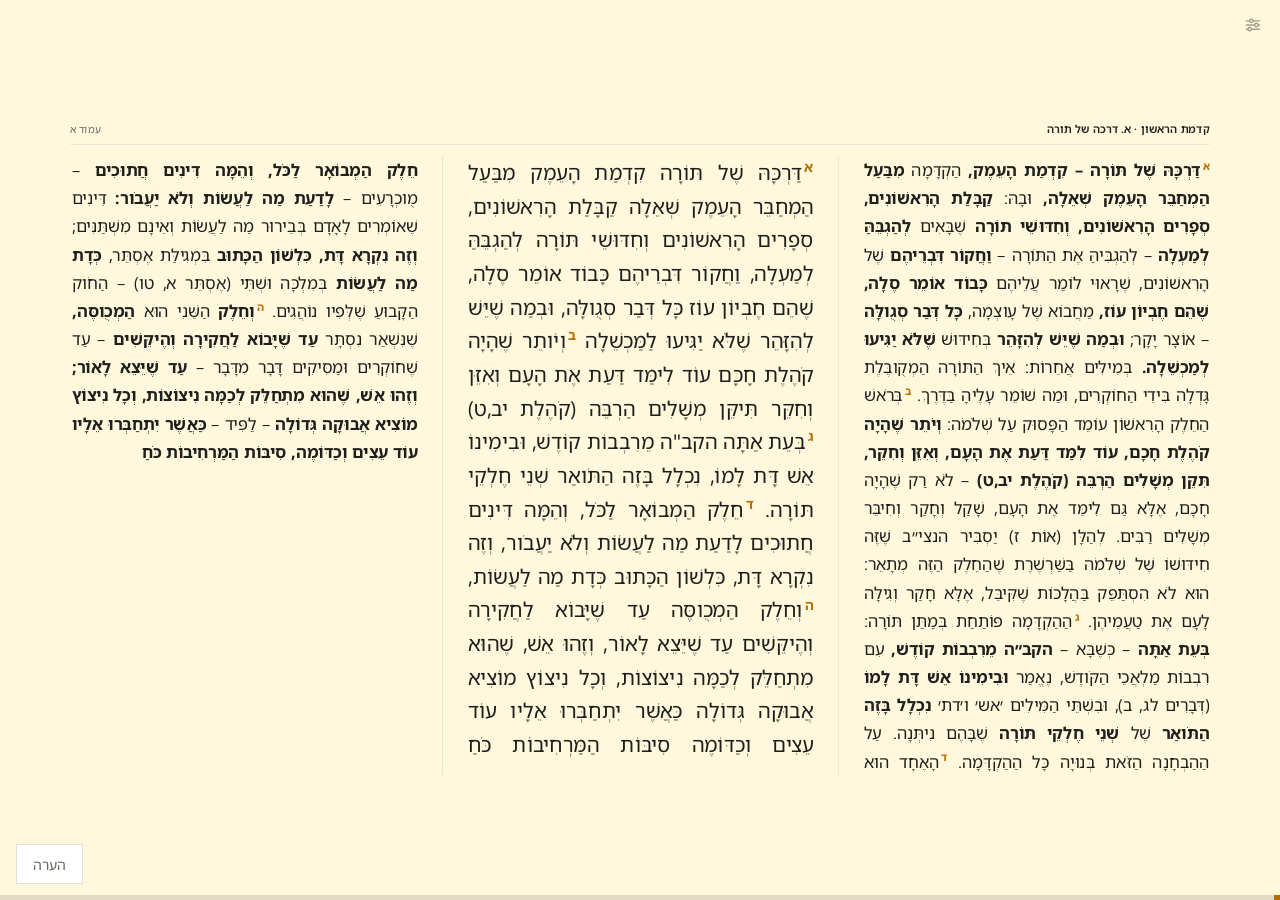
<file: index.html>
<!doctype html>
<html lang="he" dir="rtl">
  <head>
    <meta charset="UTF-8" />
    <meta name="viewport" content="width=device-width, initial-scale=1.0" />
    <link rel="icon" href="./favicon.ico" sizes="48x48" />
    <link rel="icon" href="./favicon.svg" type="image/svg+xml" />
    <link rel="apple-touch-icon" href="./apple-touch-icon.png" />
    <link rel="preconnect" href="https://fonts.googleapis.com" />
    <script>
      document.documentElement.dataset.theme = localStorage.getItem("kidmat-haemek:theme") || "light";
      document.documentElement.dataset.font = localStorage.getItem("kidmat-haemek:font") || "noto-sans";
    </script>
    <link rel="preconnect" href="https://fonts.gstatic.com" crossorigin />
    <link
      href="https://fonts.googleapis.com/css2?family=Alef:wght@400;700&family=Frank+Ruhl+Libre:wght@700;900&family=Arimo:wght@400;500;600;700&family=Assistant:wght@400;500;600&family=Heebo:wght@400;500;600&family=Noto+Sans+Hebrew:wght@400;500;600;700&family=Rubik:wght@400;500;600&family=Secular+One&family=Varela+Round&display=swap"
      rel="stylesheet"
      crossorigin="anonymous"
    />
    <title>קדמת העמק — Reader</title>
    <script type="module" crossorigin src="./assets/index-Dlp9Daqc.js"></script>
    <link rel="stylesheet" crossorigin href="./assets/index-KnkgumlS.css">
  <script src="./review-hub.js" data-review-hub="kidmat-haemek" defer></script></head>
  <body>
    <div id="root"></div>
  </body>
</html>
</file>
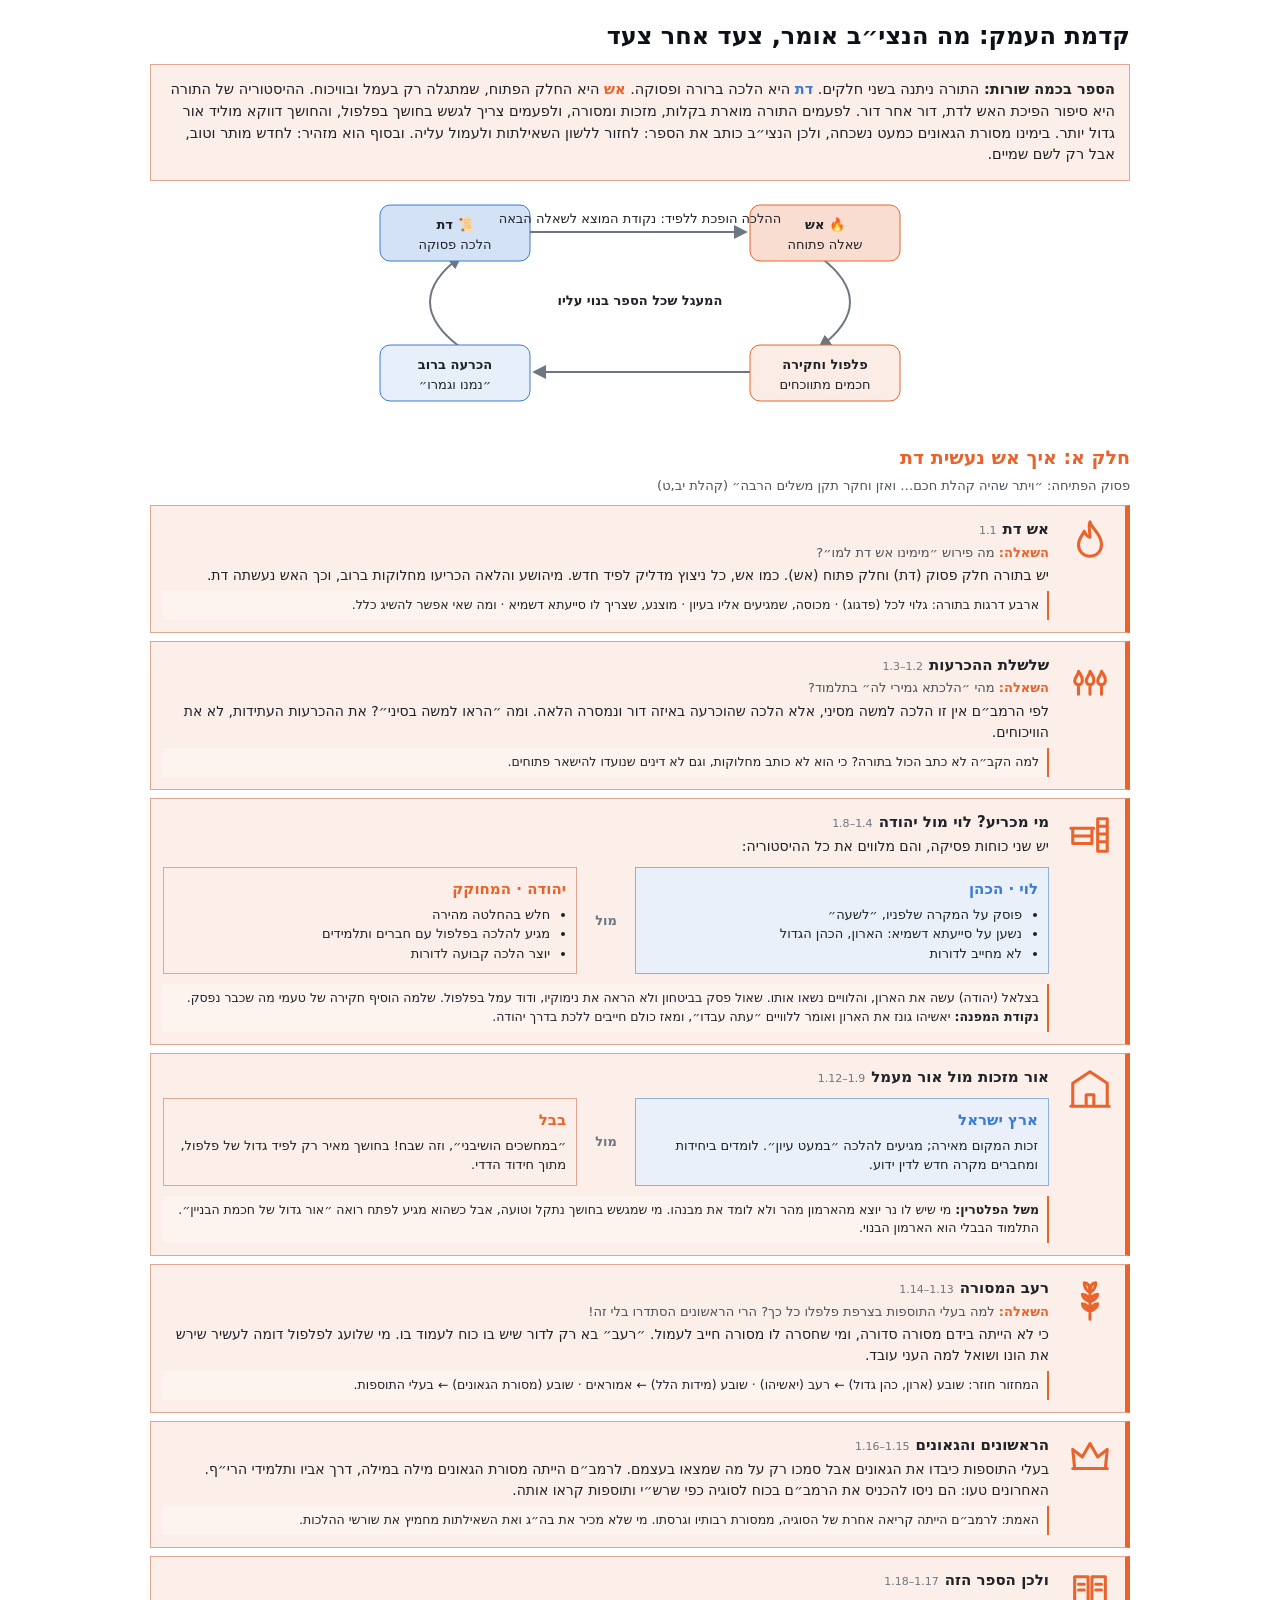
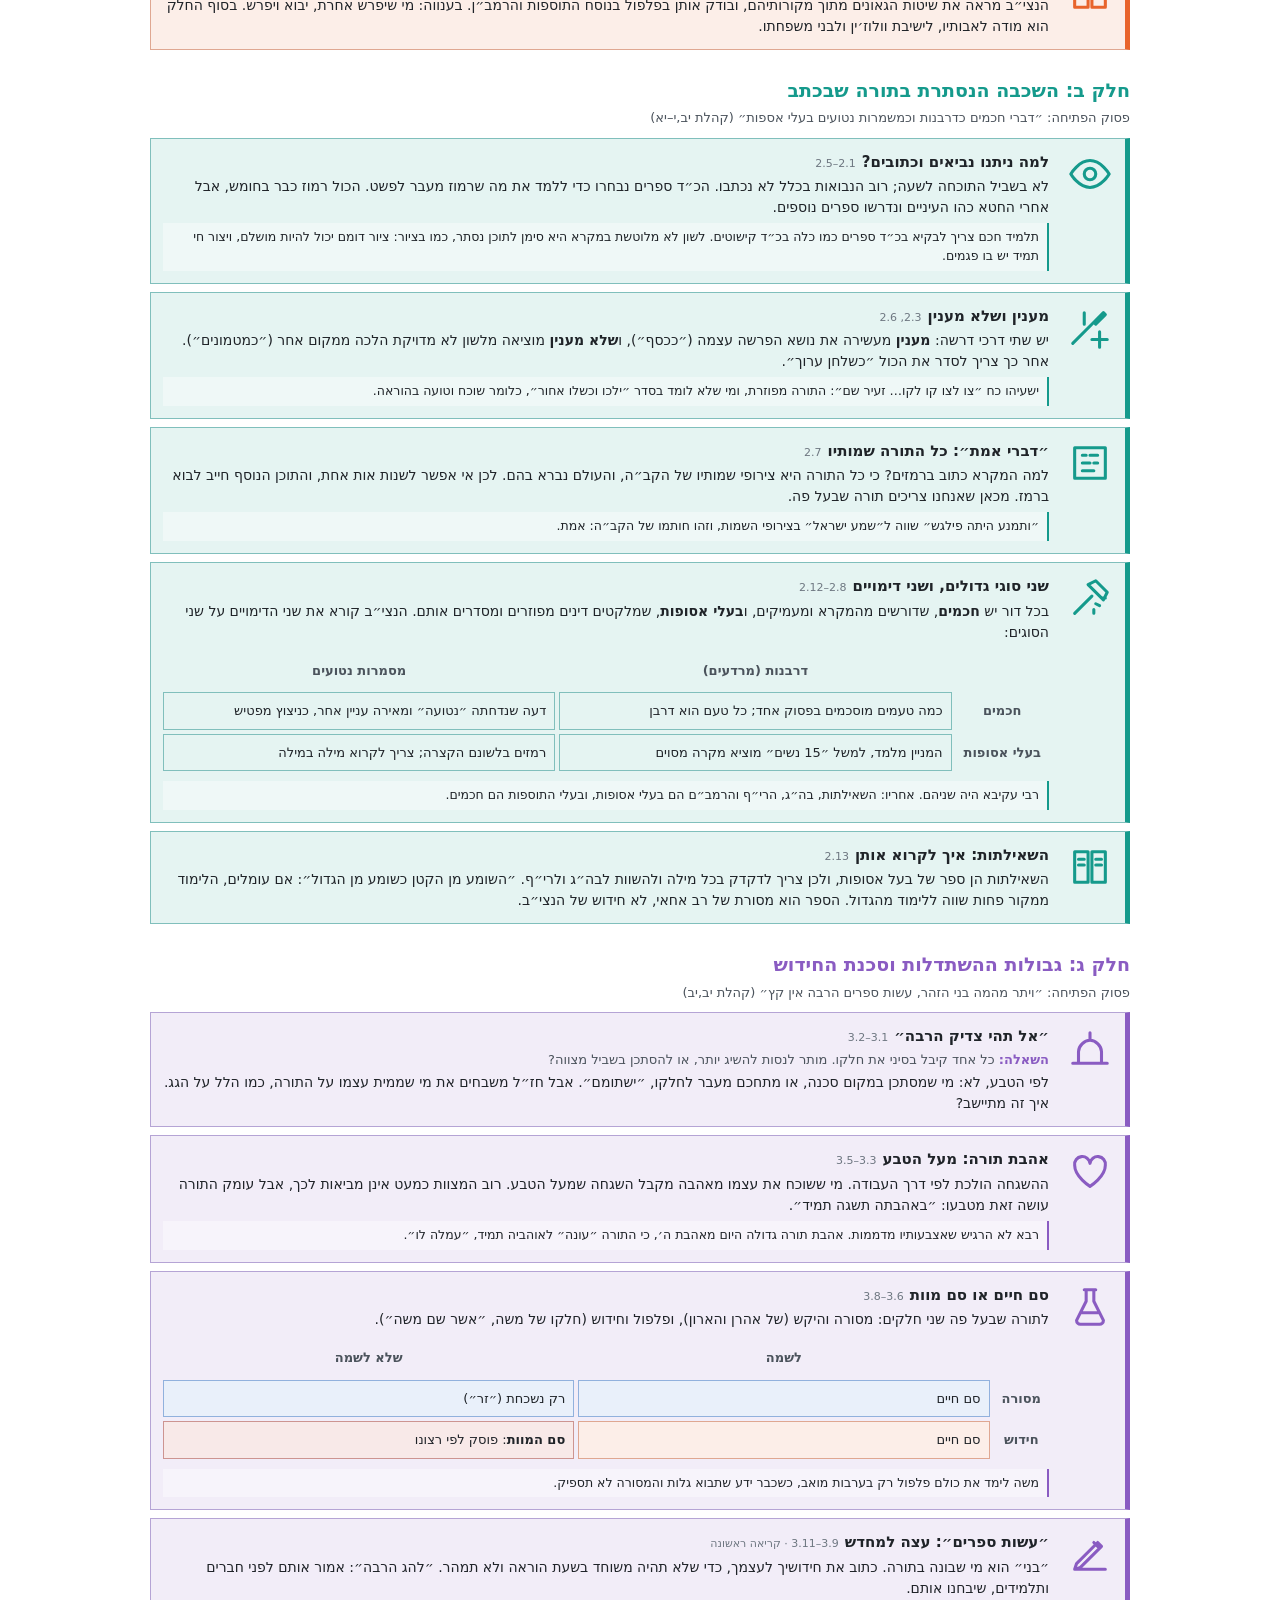
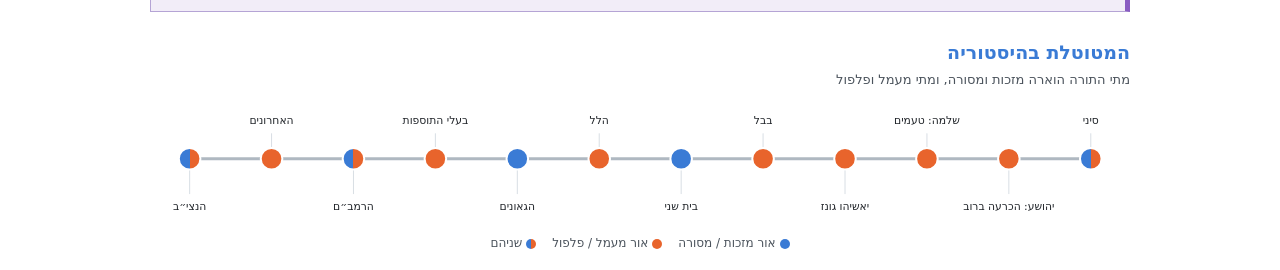
<file: infographic/index.html>
<!doctype html>
<html lang="he" dir="rtl">
<head>
<meta charset="utf-8">
<meta name="viewport" content="width=device-width,initial-scale=1">
<title>קדמת העמק – מפת הספר</title>
<style>
/* Theme variables the dashboard widget frame normally provides */
:root{--bg:#ffffff;--bg-elevated:#f6f7f9;--text:#1f2328;--text-strong:#0d1117;--muted:#6e7781;--muted-strong:#4b535c;--card:#ffffff;--card-fg:#1f2328;--border:#d8dee4;--border-strong:#afb8c1}
@media (prefers-color-scheme:dark){:root{--bg:#0f1115;--bg-elevated:#171a20;--text:#e6e8eb;--text-strong:#ffffff;--muted:#8b949e;--muted-strong:#b1bac4;--card:#161b22;--card-fg:#e6e8eb;--border:#30363d;--border-strong:#484f58}}
html,body{margin:0;background:var(--bg);color:var(--text)}
body>div{max-width:980px;margin:0 auto}
@media (max-width:640px){.vs{grid-template-columns:1fr!important}.vs .mid{text-align:center}}
</style>
</head>
<body>
<div dir="rtl" style="font-family:system-ui,-apple-system,'Segoe UI',Arial,sans-serif;background:var(--bg);color:var(--text);padding:18px;line-height:1.5;--b:#3a7bd5;--o:#e8642c;--t:#159a8c;--v:#8a5cc2">
<style>
.mix{background:color-mix(in srgb,var(--c) 11%,var(--card));color:var(--card-fg);border:1px solid color-mix(in srgb,var(--c) 45%,var(--border))}
h1{font-size:24px;margin:0;color:var(--text-strong)}
h2{font-size:19px;margin:26px 0 4px;color:var(--c)}
.motto{font-size:13px;color:var(--muted-strong);margin-bottom:10px}
.hero{--c:var(--o);padding:14px;margin:10px 0 6px;font-size:14.5px}
.st{display:grid;grid-template-columns:54px 1fr;gap:10px;padding:12px;margin:8px 0;border-inline-start:5px solid var(--c)}
.st svg.ic{width:46px;height:46px;stroke:var(--c);fill:none;stroke-width:1.6;stroke-linecap:round;stroke-linejoin:round}
.st .t{font-weight:700;font-size:15px}.st .r{font-size:11px;color:var(--muted);font-weight:400;margin-inline-start:6px}
.q{font-size:13px;color:var(--muted-strong);margin-top:2px}.q b{color:var(--c)}
.a{font-size:14px;margin-top:3px}
.ex{font-size:12.5px;margin-top:5px;padding:5px 8px;background:color-mix(in srgb,var(--c) 7%,var(--bg));color:var(--text);border-inline-start:2px solid var(--c)}
.vs{display:grid;grid-template-columns:1fr auto 1fr;gap:8px;margin:10px 0;align-items:stretch}
.vs>div{padding:10px;font-size:13px}.vs h4{margin:0 0 4px;font-size:15px;color:var(--c)}
.vs .mid{align-self:center;font-weight:700;color:var(--muted)}
.vs ul{margin:0;padding-inline-start:16px}
.grid2{display:grid;grid-template-columns:auto 1fr 1fr;gap:4px;font-size:13px;margin:10px 0}
.grid2>div{padding:8px}.grid2 .hd{font-weight:700;text-align:center;color:var(--muted-strong)}
.cyc text{font-family:inherit;font-size:13px;fill:var(--text)}
.tl text{fill:var(--text);font-size:11px;font-family:inherit}
.leg{font-size:12px;display:flex;gap:16px;justify-content:center;color:var(--muted-strong)}
.dot{display:inline-block;width:10px;height:10px;border-radius:50%;margin-inline-end:4px;vertical-align:middle}
</style>
<svg width="0" height="0" style="position:absolute"><defs>
<symbol id="fl" viewBox="0 0 24 24"><path d="M12 2c1 4 6 6 6 12a6 6 0 0 1-12 0c0-3 2-5 3-7 1 2 2 3 3 3 0-3-1-6 0-8z"/></symbol>
<symbol id="ch" viewBox="0 0 24 24"><path d="M4 14c0-2 2-3 2-5 1 2 2 2 2 5a2 2 0 0 1-4 0zM10 14c0-2 2-3 2-5 1 2 2 2 2 5a2 2 0 0 1-4 0zM16 14c0-2 2-3 2-5 1 2 2 2 2 5a2 2 0 0 1-4 0zM6 16v5M12 16v5M18 16v5"/></symbol>
<symbol id="lv" viewBox="0 0 24 24"><path d="M3 9h10v8H3zM2 9h12M3 13h10M16 4h5v17h-5zM16 8h5M16 12h5M16 16h5"/></symbol>
<symbol id="pl" viewBox="0 0 24 24"><path d="M3 21V9l9-6 9 6v12zM10 21v-6h4v6M2 21h20"/></symbol>
<symbol id="wh" viewBox="0 0 24 24"><path d="M12 22V8M12 8c-2-1-3-3-3-5 2 0 3 2 3 5zM12 8c2-1 3-3 3-5-2 0-3 2-3 5zM12 13c-2-1-4-2-4-4 2 0 4 2 4 4zM12 13c2-1 4-2 4-4-2 0-4 2-4 4zM12 18c-2-1-4-2-4-4 2 0 4 2 4 4zM12 18c2-1 4-2 4-4-2 0-4 2-4 4z"/></symbol>
<symbol id="bk" viewBox="0 0 24 24"><path d="M4 4h7v16H4zM13 4h7v16h-7zM6 8h3M6 11h3M15 8h3M15 11h3"/></symbol>
<symbol id="sc" viewBox="0 0 24 24"><path d="M6 3h12v18H6zM9 7h6M9 10h6M9 13h4"/></symbol>
<symbol id="ey" viewBox="0 0 24 24"><path d="M2 12s4-7 10-7 10 7 10 7-4 7-10 7S2 12 2 12z"/><circle cx="12" cy="12" r="3"/></symbol>
<symbol id="nm" viewBox="0 0 24 24"><path d="M4 4h16v16H4zM8 8h2M12 8h4M8 12h4M14 12h2M8 16h6"/></symbol>
<symbol id="gn" viewBox="0 0 24 24"><path d="M3 20L14 9M14 9l5-5 1 1-5 5zM9 4v6M13 18h8M17 14v8"/></symbol>
<symbol id="hm" viewBox="0 0 24 24"><path d="M4 20l9-9M11 5l4-2 6 6-2 4zM15 15l2 1M18 12h2M14 18v2"/></symbol>
<symbol id="ht" viewBox="0 0 24 24"><path d="M12 20s-8-5-8-11a4 4 0 0 1 8-1 4 4 0 0 1 8 1c0 6-8 11-8 11z"/></symbol>
<symbol id="bd" viewBox="0 0 24 24"><path d="M3 20h18M12 4v4M12 8c-3 0-6 3-6 6M12 8c3 0 6 3 6 6M6 14v6M18 14v6"/></symbol>
<symbol id="fk" viewBox="0 0 24 24"><path d="M9 3h6M10 3v6L5 19a2 2 0 0 0 2 2h10a2 2 0 0 0 2-2l-5-10V3M8 15h8"/></symbol>
<symbol id="pn" viewBox="0 0 24 24"><path d="M4 20l3-1 11-11-2-2L5 17zM14 6l2 2M4 20h16"/></symbol>
<symbol id="cr" viewBox="0 0 24 24"><path d="M3 18h18M4 18l-1-10 5 4 4-7 4 7 5-4-1 10"/></symbol>
</defs></svg>

<h1>קדמת העמק: מה הנצי״ב אומר, צעד אחר צעד</h1>
<div class="hero mix"><b>הספר בכמה שורות:</b> התורה ניתנה בשני חלקים. <b style="color:var(--b)">דת</b> היא הלכה ברורה ופסוקה. <b style="color:var(--o)">אש</b> היא החלק הפתוח, שמתגלה רק בעמל ובוויכוח. ההיסטוריה של התורה היא סיפור הפיכת האש לדת, דור אחר דור. לפעמים התורה מוארת בקלות, מזכות ומסורה, ולפעמים צריך לגשש בחושך בפלפול, והחושך דווקא מוליד אור גדול יותר. בימינו מסורת הגאונים כמעט נשכחה, ולכן הנצי״ב כותב את הספר: לחזור ללשון השאילתות ולעמול עליה. ובסוף הוא מזהיר: לחדש מותר וטוב, אבל רק לשם שמיים.</div>

<svg class="cyc" viewBox="0 0 640 230" style="width:100%;max-width:640px;display:block;margin:6px auto">
<defs><marker id="m" viewBox="0 0 10 10" refX="8" refY="5" markerWidth="7" markerHeight="7" orient="auto"><path d="M0 0L10 5L0 10z" fill="var(--muted)"/></marker></defs>
<g stroke="var(--muted)" stroke-width="2" fill="none" marker-end="url(#m)">
<path d="M500 70 Q560 115 500 160"/><path d="M430 185 L215 185"/><path d="M140 160 Q80 115 140 70"/><path d="M210 45 L425 45"/></g>
<g><rect x="430" y="18" width="150" height="56" rx="10" fill="color-mix(in srgb,var(--o) 22%,var(--card))" stroke="var(--o)"/><text x="505" y="42" text-anchor="middle" font-weight="700">🔥 אש</text><text x="505" y="62" text-anchor="middle" font-size="11">שאלה פתוחה</text></g>
<g><rect x="430" y="158" width="150" height="56" rx="10" fill="color-mix(in srgb,var(--o) 12%,var(--card))" stroke="var(--o)"/><text x="505" y="182" text-anchor="middle" font-weight="700">פלפול וחקירה</text><text x="505" y="202" text-anchor="middle" font-size="11">חכמים מתווכחים</text></g>
<g><rect x="60" y="158" width="150" height="56" rx="10" fill="color-mix(in srgb,var(--b) 12%,var(--card))" stroke="var(--b)"/><text x="135" y="182" text-anchor="middle" font-weight="700">הכרעה ברוב</text><text x="135" y="202" text-anchor="middle" font-size="11">״נמנו וגמרו״</text></g>
<g><rect x="60" y="18" width="150" height="56" rx="10" fill="color-mix(in srgb,var(--b) 22%,var(--card))" stroke="var(--b)"/><text x="135" y="42" text-anchor="middle" font-weight="700">📜 דת</text><text x="135" y="62" text-anchor="middle" font-size="11">הלכה פסוקה</text></g>
<text x="320" y="36" text-anchor="middle" font-size="12" fill="var(--muted-strong)">ההלכה הופכת ללפיד: נקודת המוצא לשאלה הבאה</text>
<text x="320" y="118" text-anchor="middle" font-size="14" font-weight="700">המעגל שכל הספר בנוי עליו</text>
</svg>

<div style="--c:var(--o)"><h2>חלק א: איך אש נעשית דת</h2><div class="motto">פסוק הפתיחה: ״ויתר שהיה קהלת חכם… ואזן וחקר תקן משלים הרבה״ (קהלת יב,ט)</div></div>

<div class="st mix" style="--c:var(--o)"><svg class="ic"><use href="#fl"/></svg><div><div class="t">אש דת<span class="r">1.1</span></div>
<div class="q"><b>השאלה:</b> מה פירוש ״מימינו אש דת למו״?</div>
<div class="a">יש בתורה חלק פסוק (דת) וחלק פתוח (אש). כמו אש, כל ניצוץ מדליק לפיד חדש. מיהושע והלאה הכריעו מחלוקות ברוב, וכך האש נעשתה דת.</div>
<div class="ex">ארבע דרגות בתורה: גלוי לכל (פדגוג) · מכוסה, שמגיעים אליו בעיון · מוצנע, שצריך לו סייעתא דשמיא · ומה שאי אפשר להשיג כלל.</div></div></div>

<div class="st mix" style="--c:var(--o)"><svg class="ic"><use href="#ch"/></svg><div><div class="t">שלשלת ההכרעות<span class="r">1.2–1.3</span></div>
<div class="q"><b>השאלה:</b> מהי ״הלכתא גמירי לה״ בתלמוד?</div>
<div class="a">לפי הרמב״ם אין זו הלכה למשה מסיני, אלא הלכה שהוכרעה באיזה דור ונמסרה הלאה. ומה ״הראו למשה בסיני״? את ההכרעות העתידות, לא את הוויכוחים.</div>
<div class="ex">למה הקב״ה לא כתב הכול בתורה? כי הוא לא כותב מחלוקות, וגם לא דינים שנועדו להישאר פתוחים.</div></div></div>

<div class="st mix" style="--c:var(--o)"><svg class="ic"><use href="#lv"/></svg><div><div class="t">מי מכריע? לוי מול יהודה<span class="r">1.4–1.8</span></div>
<div class="a">יש שני כוחות פסיקה, והם מלווים את כל ההיסטוריה:</div>
<div class="vs"><div class="mix" style="--c:var(--b)"><h4>לוי · הכהן</h4><ul><li>פוסק על המקרה שלפניו, ״לשעה״</li><li>נשען על סייעתא דשמיא: הארון, הכהן הגדול</li><li>לא מחייב לדורות</li></ul></div><div class="mid">מול</div><div class="mix" style="--c:var(--o)"><h4>יהודה · המחוקק</h4><ul><li>חלש בהחלטה מהירה</li><li>מגיע להלכה בפלפול עם חברים ותלמידים</li><li>יוצר הלכה קבועה לדורות</li></ul></div></div>
<div class="ex">בצלאל (יהודה) עשה את הארון, והלוויים נשאו אותו. שאול פסק בביטחון ולא הראה את נימוקיו, ודוד עמל בפלפול. שלמה הוסיף חקירה של טעמי מה שכבר נפסק. <b>נקודת המפנה:</b> יאשיהו גונז את הארון ואומר ללוויים ״עתה עבדו״, ומאז כולם חייבים ללכת בדרך יהודה.</div></div></div>

<div class="st mix" style="--c:var(--o)"><svg class="ic"><use href="#pl"/></svg><div><div class="t">אור מזכות מול אור מעמל<span class="r">1.9–1.12</span></div>
<div class="vs"><div class="mix" style="--c:var(--b)"><h4>ארץ ישראל</h4>זכות המקום מאירה; מגיעים להלכה ״במעט עיון״. לומדים ביחידות ומחברים מקרה חדש לדין ידוע.</div><div class="mid">מול</div><div class="mix" style="--c:var(--o)"><h4>בבל</h4>״במחשכים הושיבני״, וזה שבח! בחושך מאיר רק לפיד גדול של פלפול, מתוך חידוד הדדי.</div></div>
<div class="ex"><b>משל הפלטרין:</b> מי שיש לו נר יוצא מהארמון מהר ולא לומד את מבנהו. מי שמגשש בחושך נתקל וטועה, אבל כשהוא מגיע לפתח רואה ״אור גדול של חכמת הבניין״. התלמוד הבבלי הוא הארמון הבנוי.</div></div></div>

<div class="st mix" style="--c:var(--o)"><svg class="ic"><use href="#wh"/></svg><div><div class="t">רעב המסורה<span class="r">1.13–1.14</span></div>
<div class="q"><b>השאלה:</b> למה בעלי התוספות בצרפת פלפלו כל כך? הרי הראשונים הסתדרו בלי זה!</div>
<div class="a">כי לא הייתה בידם מסורה סדורה, ומי שחסרה לו מסורה חייב לעמול. ״רעב״ בא רק לדור שיש בו כוח לעמוד בו. מי שלועג לפלפול דומה לעשיר שירש את הונו ושואל למה העני עובד.</div>
<div class="ex">המחזור חוזר: שובע (ארון, כהן גדול) ← רעב (יאשיהו) · שובע (מידות הלל) ← אמוראים · שובע (מסורת הגאונים) ← בעלי התוספות.</div></div></div>

<div class="st mix" style="--c:var(--o)"><svg class="ic"><use href="#cr"/></svg><div><div class="t">הראשונים והגאונים<span class="r">1.15–1.16</span></div>
<div class="a">בעלי התוספות כיבדו את הגאונים אבל סמכו רק על מה שמצאו בעצמם. לרמב״ם הייתה מסורת הגאונים מילה במילה, דרך אביו ותלמידי הרי״ף. האחרונים טעו: הם ניסו להכניס את הרמב״ם בכוח לסוגיה כפי שרש״י ותוספות קראו אותה.</div>
<div class="ex">האמת: לרמב״ם הייתה קריאה אחרת של הסוגיה, ממסורת רבותיו וגרסתו. מי שלא מכיר את בה״ג ואת השאילתות מחמיץ את שורשי ההלכות.</div></div></div>

<div class="st mix" style="--c:var(--o)"><svg class="ic"><use href="#bk"/></svg><div><div class="t">ולכן הספר הזה<span class="r">1.17–1.18</span></div>
<div class="a">הנצי״ב מראה את שיטות הגאונים מתוך מקורותיהם, ובודק אותן בפלפול בנוסח התוספות והרמב״ן. בענווה: מי שיפרש אחרת, יבוא ויפרש. בסוף החלק הוא מודה לאבותיו, לישיבת וולוז׳ין ולבני משפחתו.</div></div></div>

<div style="--c:var(--t)"><h2>חלק ב: השכבה הנסתרת בתורה שבכתב</h2><div class="motto">פסוק הפתיחה: ״דברי חכמים כדרבנות וכמשמרות נטועים בעלי אספות״ (קהלת יב,י–יא)</div></div>

<div class="st mix" style="--c:var(--t)"><svg class="ic"><use href="#ey"/></svg><div><div class="t">למה ניתנו נביאים וכתובים?<span class="r">2.1–2.5</span></div>
<div class="a">לא בשביל התוכחה לשעה; רוב הנבואות בכלל לא נכתבו. הכ״ד ספרים נבחרו כדי ללמד את מה שרמוז מעבר לפשט. הכול רמוז כבר בחומש, אבל אחרי החטא כהו העיניים ונדרשו ספרים נוספים.</div>
<div class="ex">תלמיד חכם צריך לבקיא בכ״ד ספרים כמו כלה בכ״ד קישוטים. לשון לא מלוטשת במקרא היא סימן לתוכן נסתר, כמו בציור: ציור דומם יכול להיות מושלם, ויצור חי תמיד יש בו פגמים.</div></div></div>

<div class="st mix" style="--c:var(--t)"><svg class="ic"><use href="#gn"/></svg><div><div class="t">מענין ושלא מענין<span class="r">2.3, 2.6</span></div>
<div class="a">יש שתי דרכי דרשה: <b>מענין</b> מעשירה את נושא הפרשה עצמה (״ככסף״), ו<b>שלא מענין</b> מוציאה מלשון לא מדויקת הלכה ממקום אחר (״כמטמונים״). אחר כך צריך לסדר את הכול ״כשלחן ערוך״.</div>
<div class="ex">ישעיהו כח ״צו לצו קו לקו… זעיר שם״: התורה מפוזרת, ומי שלא לומד בסדר ״ילכו וכשלו אחור״, כלומר שוכח וטועה בהוראה.</div></div></div>

<div class="st mix" style="--c:var(--t)"><svg class="ic"><use href="#nm"/></svg><div><div class="t">״דברי אמת״: כל התורה שמותיו<span class="r">2.7</span></div>
<div class="a">למה המקרא כתוב ברמזים? כי כל התורה היא צירופי שמותיו של הקב״ה, והעולם נברא בהם. לכן אי אפשר לשנות אות אחת, והתוכן הנוסף חייב לבוא ברמז. מכאן שאנחנו צריכים תורה שבעל פה.</div>
<div class="ex">״ותמנע היתה פילגש״ שווה ל״שמע ישראל״ בצירופי השמות, וזהו חותמו של הקב״ה: אמת.</div></div></div>

<div class="st mix" style="--c:var(--t)"><svg class="ic"><use href="#hm"/></svg><div><div class="t">שני סוגי גדולים, ושני דימויים<span class="r">2.8–2.12</span></div>
<div class="a">בכל דור יש <b>חכמים</b>, שדורשים מהמקרא ומעמיקים, ו<b>בעלי אסופות</b>, שמלקטים דינים מפוזרים ומסדרים אותם. הנצי״ב קורא את שני הדימויים על שני הסוגים:</div>
<div class="grid2"><div></div><div class="hd">דרבנות (מרדעים)</div><div class="hd">מסמרות נטועים</div>
<div class="hd" style="align-self:center">חכמים</div><div class="mix" style="--c:var(--t)">כמה טעמים מוסכמים בפסוק אחד; כל טעם הוא דרבן</div><div class="mix" style="--c:var(--t)">דעה שנדחתה ״נטועה״ ומאירה עניין אחר, כניצוץ מפטיש</div>
<div class="hd" style="align-self:center">בעלי אסופות</div><div class="mix" style="--c:var(--t)">המניין מלמד, למשל ״15 נשים״ מוציא מקרה מסוים</div><div class="mix" style="--c:var(--t)">רמזים בלשונם הקצרה; צריך לקרוא מילה במילה</div></div>
<div class="ex">רבי עקיבא היה שניהם. אחריו: השאילתות, בה״ג, הרי״ף והרמב״ם הם בעלי אסופות, ובעלי התוספות הם חכמים.</div></div></div>

<div class="st mix" style="--c:var(--t)"><svg class="ic"><use href="#bk"/></svg><div><div class="t">השאילתות: איך לקרוא אותן<span class="r">2.13</span></div>
<div class="a">השאילתות הן ספר של בעל אסופות, ולכן צריך לדקדק בכל מילה ולהשוות לבה״ג ולרי״ף. ״השומע מן הקטן כשומע מן הגדול״: אם עומלים, הלימוד ממקור פחות שווה ללימוד מהגדול. הספר הוא מסורת של רב אחאי, לא חידוש של הנצי״ב.</div></div></div>

<div style="--c:var(--v)"><h2>חלק ג: גבולות ההשתדלות וסכנת החידוש</h2><div class="motto">פסוק הפתיחה: ״ויתר מהמה בני הזהר, עשות ספרים הרבה אין קץ״ (קהלת יב,יב)</div></div>

<div class="st mix" style="--c:var(--v)"><svg class="ic"><use href="#bd"/></svg><div><div class="t">״אל תהי צדיק הרבה״<span class="r">3.1–3.2</span></div>
<div class="q"><b>השאלה:</b> כל אחד קיבל בסיני את חלקו. מותר לנסות להשיג יותר, או להסתכן בשביל מצווה?</div>
<div class="a">לפי הטבע, לא: מי שמסתכן במקום סכנה, או מתחכם מעבר לחלקו, ״ישתומם״. אבל חז״ל משבחים את מי שממית עצמו על התורה, כמו הלל על הגג. איך זה מתיישב?</div></div></div>

<div class="st mix" style="--c:var(--v)"><svg class="ic"><use href="#ht"/></svg><div><div class="t">אהבת תורה: מעל הטבע<span class="r">3.3–3.5</span></div>
<div class="a">ההשגחה הולכת לפי דרך העבודה. מי ששוכח את עצמו מאהבה מקבל השגחה שמעל הטבע. רוב המצוות כמעט אינן מביאות לכך, אבל עומק התורה עושה זאת מטבעו: ״באהבתה תשגה תמיד״.</div>
<div class="ex">רבא לא הרגיש שאצבעותיו מדממות. אהבת תורה גדולה היום מאהבת ה׳, כי התורה ״עונה״ לאוהביה תמיד, ״עמלה לו״.</div></div></div>

<div class="st mix" style="--c:var(--v)"><svg class="ic"><use href="#fk"/></svg><div><div class="t">סם חיים או סם מוות<span class="r">3.6–3.8</span></div>
<div class="a">לתורה שבעל פה שני חלקים: מסורה והיקש (של אהרן והארון), ופלפול וחידוש (חלקו של משה, ״אשר שם משה״).</div>
<div class="grid2"><div></div><div class="hd">לשמה</div><div class="hd">שלא לשמה</div>
<div class="hd" style="align-self:center">מסורה</div><div class="mix" style="--c:var(--b)">סם חיים</div><div class="mix" style="--c:var(--b)">רק נשכחת (״זר״)</div>
<div class="hd" style="align-self:center">חידוש</div><div class="mix" style="--c:var(--o)">סם חיים</div><div class="mix" style="--c:#c0392b"><b>סם המוות</b>: פוסק לפי רצונו</div></div>
<div class="ex">משה לימד את כולם פלפול רק בערבות מואב, כשכבר ידע שתבוא גלות והמסורה לא תספיק.</div></div></div>

<div class="st mix" style="--c:var(--v)"><svg class="ic"><use href="#pn"/></svg><div><div class="t">״עשות ספרים״: עצה למחדש<span class="r">3.9–3.11 · קריאה ראשונה</span></div>
<div class="a">״בני״ הוא מי שבונה בתורה. כתוב את חידושיך לעצמך, כדי שלא תהיה משוחד בשעת הוראה ולא תמהר. ״להג הרבה״: אמור אותם לפני חברים ותלמידים, שיבחנו אותם.</div></div></div>

<div style="--c:var(--b)"><h2>המטוטלת בהיסטוריה</h2><div class="motto">מתי התורה הוארה מזכות ומסורה, ומתי מעמל ופלפול</div></div>
<svg class="tl" id="tl" viewBox="0 0 1000 130" style="width:100%;height:auto"></svg>
<div class="leg"><span><i class="dot" style="background:var(--b)"></i>אור מזכות / מסורה</span><span><i class="dot" style="background:var(--o)"></i>אור מעמל / פלפול</span><span><i class="dot" style="background:linear-gradient(90deg,var(--b) 50%,var(--o) 50%)"></i>שניהם</span></div>
<script>
const P=[["סיני","x"],["יהושע: הכרעה ברוב","o"],["שלמה: טעמים","o"],["יאשיהו גונז","o"],["בבל","o"],["בית שני","b"],["הלל","o"],["הגאונים","b"],["בעלי התוספות","o"],["הרמב״ם","x"],["האחרונים","o"],["הנצי״ב","x"]];
const s=document.getElementById('tl');let h='<defs><linearGradient id="hf"><stop offset="50%" stop-color="#3a7bd5"/><stop offset="50%" stop-color="#e8642c"/></linearGradient></defs><line x1="40" y1="60" x2="960" y2="60" stroke="var(--border-strong)" stroke-width="3"/>';
P.forEach((p,i)=>{const x=960-i*83.6,up=i%2==0,y=up?24:112;
const f=p[1]=='b'?'#3a7bd5':p[1]=='o'?'#e8642c':'url(#hf)';
h+=`<line x1="${x}" y1="60" x2="${x}" y2="${up?34:96}" stroke="var(--border)"/><circle cx="${x}" cy="60" r="11" fill="${f}" stroke="var(--bg)" stroke-width="2"/><text x="${x}" y="${y}" text-anchor="middle">${p[0]}</text>`;});
s.innerHTML=h;
</script>
</div>
</body>
</html>
</file>
<file: assets/index-KnkgumlS.css>
html.cm-mode,html.cm-mode body{margin:0;height:100%;overflow:hidden;background:var(--reader);overscroll-behavior:none;cursor:text}.cm-stage{position:fixed;top:0;left:0;transform-origin:0 0;touch-action:none;cursor:text}.cm-slot{position:absolute}.cm-slot[data-edge]{cursor:pointer}.cm-slot[data-edge]:after{content:"";position:absolute;top:0;bottom:0;width:var(--edge);z-index:1;pointer-events:none;background:no-repeat center / 40% auto var(--chevron),linear-gradient(var(--edge-dir),rgb(0 0 0 / .12),transparent)}.cm-slot[data-edge=forward]:after{left:0;--edge-dir: to right;--chevron: url("data:image/svg+xml,%3Csvg xmlns='http://www.w3.org/2000/svg' viewBox='0 0 10 16'%3E%3Cpath d='M8 2 2 8l6 6' fill='none' stroke='%23000' stroke-opacity='.45' stroke-width='2' stroke-linecap='round' stroke-linejoin='round'/%3E%3C/svg%3E")}.cm-slot[data-edge=back]:after{right:0;--edge-dir: to left;--chevron: url("data:image/svg+xml,%3Csvg xmlns='http://www.w3.org/2000/svg' viewBox='0 0 10 16'%3E%3Cpath d='m2 2 6 6-6 6' fill='none' stroke='%23000' stroke-opacity='.45' stroke-width='2' stroke-linecap='round' stroke-linejoin='round'/%3E%3C/svg%3E")}.cm-book{position:absolute;top:0;right:0;bottom:0;left:0;transition:transform .65s cubic-bezier(.3,.7,.3,1)}.cm-gl{position:absolute;top:0;left:0;z-index:3;pointer-events:none}.cm-offscreen{position:fixed;top:0;left:-100000px;pointer-events:none}.cm-sheet{position:relative;display:flex;flex-direction:column;box-sizing:border-box;background:var(--reader);color:var(--ink);font-family:var(--reader-font);direction:rtl;overflow:hidden}.cm-sheet.single{width:1600px;height:900px;padding:30px 72px 34px}.cm-sheet.spread{width:760px;height:1000px;padding:30px 34px 34px}.cm-sheet.spread:after{content:"";position:absolute;top:0;bottom:0;width:60px;pointer-events:none}.cm-sheet.spread.right:after{left:0;background:linear-gradient(to right,rgba(60,40,0,.16),rgba(60,40,0,.05) 35%,transparent)}.cm-sheet.spread.left:after{right:0;background:linear-gradient(to left,rgba(60,40,0,.16),rgba(60,40,0,.05) 35%,transparent)}.cm-slot.right .cm-sheet.spread{box-shadow:0 0 0 1px var(--line),3px 2px 0 -1px var(--reader),3px 2px 0 0 var(--line),6px 4px 0 -1px var(--reader),6px 4px 0 0 var(--line)}.cm-slot.left .cm-sheet.spread{box-shadow:0 0 0 1px var(--line),-3px 2px 0 -1px var(--reader),-3px 2px 0 0 var(--line),-6px 4px 0 -1px var(--reader),-6px 4px 0 0 var(--line)}.cm-head{display:flex;flex:none;justify-content:space-between;align-items:baseline;height:30px;margin-bottom:14px;border-bottom:1px solid var(--line);font:14px var(--sans)}.cm-sheet.spread .cm-head{height:26px;font-size:12px}.cm-head b{font-weight:600;white-space:nowrap;overflow:hidden;text-overflow:ellipsis}.cm-head span{color:var(--muted);font-size:.92em;white-space:nowrap}.cm-body{position:relative;flex:1;min-height:0;overflow:hidden}.cm-box{position:absolute}.cm-rule{position:absolute;background:var(--line)}.cm-line{white-space:nowrap;text-align:justify;text-align-last:justify;min-height:1lh}.cm-line.last{text-align-last:start}.cm-probe{position:absolute;top:0;right:0;visibility:hidden}.cm-probe>span{white-space:nowrap}.cm-main-text{font-size:25px;line-height:44px}.cm-comm-text{font-size:16px;line-height:27px}.cm-sheet.single .cm-main-text{font-size:26px;line-height:43px}.cm-sheet.single .cm-comm-text{font-size:21px;line-height:36px}.cm-sheet.spread .cm-main-text{font-size:20px;line-height:35px}.cm-sheet.spread .cm-comm-text{font-size:14px;line-height:23px}.cm-body [data-k]{cursor:text}.cm-body [data-a]{position:relative}:is(.cm-caret-hover,.cm-caret-pinned,.cm-caret-hover-end,.cm-caret-pinned-end):after{content:"";position:absolute;top:.05em;bottom:-.05em;width:2px;background:var(--accent);pointer-events:none}:is(.cm-caret-hover,.cm-caret-pinned):after{inset-inline-start:-3px}:is(.cm-caret-hover-end,.cm-caret-pinned-end):after{inset-inline-end:-3px}.cm-caret-pinned:after,.cm-caret-pinned-end:after{width:3px}html[data-review-hub] .cm-slot:not([data-edge]) :is(.cm-box,.cm-body [data-k]){cursor:text}.cm-dh{font-weight:700}.cm-mark{font:700 .66em var(--sans);color:var(--accent);vertical-align:super;margin-inline-end:3px}.cm-ui{position:fixed;top:0;left:0;transform-origin:0 0;pointer-events:none;direction:rtl}.cm-ui>*{pointer-events:auto}.cm-settings{position:absolute;top:10px;right:12px;width:30px;height:30px;padding:5px;border:0;background:transparent;color:var(--muted);opacity:.6;cursor:pointer;transition:opacity .2s ease,color .2s ease}.cm-settings:hover,.cm-settings:focus-visible{opacity:1;color:var(--accent)}.cm-settings svg{width:100%;height:100%}.cm-back{position:absolute;top:10px;right:46px;width:30px;height:30px;padding:5px;border:0;background:transparent;color:var(--muted);opacity:.6;cursor:pointer;transition:opacity .2s ease,color .2s ease}.cm-back:hover,.cm-back:focus-visible{opacity:1;color:var(--accent)}.cm-back svg{width:100%;height:100%}.cm-loading{position:fixed;top:0;right:0;bottom:0;left:0;z-index:40;display:grid;place-items:center;background:var(--bg);color:var(--muted);font:16px var(--sans);direction:rtl}.cm-enter{position:fixed;top:0;right:0;bottom:0;left:0;z-index:50;background:var(--bg);pointer-events:none;animation:cm-enter .7s ease-out forwards}@keyframes cm-enter{to{opacity:0;visibility:hidden}}.cm-art{display:block;padding:0!important;background:none}.cm-art.opens{cursor:pointer;transition:filter .25s ease}.cm-art.opens:hover{filter:brightness(1.08)}.cm-slot .cm-art.cover{border-radius:7px 2px 2px 7px;box-shadow:0 14px 34px #00000059,0 0 0 1px #120a06,-4px 0 #1a0f09}.cm-slot .cm-art.back-cover{border-radius:2px 7px 7px 2px;box-shadow:0 14px 34px #00000059,0 0 0 1px #120a06,4px 0 #1a0f09}.cm-progress{position:absolute;left:0;right:0;bottom:0;height:5px;background:color-mix(in srgb,var(--ink) 12%,transparent)}.cm-progress span{position:absolute;top:0;right:0;bottom:0;background:var(--accent);transition:width .4s ease}.cm-nav .setting-options{margin-bottom:18px}.cm-nav-title{margin-top:8px}.cm-nav-part{font-weight:600;margin:12px 0 6px}.cm-nav-section{padding:6px 0 8px;font-size:.85rem}.cm-nav-section>div{display:flex;flex-wrap:wrap;gap:4px;margin-top:6px}.cm-nav-section button{min-width:36px;height:36px;font:600 .8rem var(--sans);color:var(--muted);background:transparent;border:1px solid var(--line);cursor:pointer}.cm-nav-section button.on{background:var(--citrus);border-color:var(--citrus);color:#1f1f1d}.cm-nav-soon{color:var(--faint);font-size:.78rem}.cm-nav-link{display:block;margin-top:16px;color:var(--accent);font-size:.85rem}.cm-nav-source{display:block;margin-top:10px;color:var(--faint);font-size:.7rem}.cm-nav-source a{color:inherit}@media (prefers-reduced-motion: reduce){.cm-body [data-k],.cm-progress span{transition:none!important}}.cm-print{display:none}@media print{html.cm-mode,html.cm-mode body{height:auto;overflow:visible;background:#fff}.cm-stage,.cm-ui,.cm-offscreen,.cm-loading,.cm-enter{display:none!important}.cm-print{display:block;direction:ltr;--reader: #fff;--ink: #000;--muted: #444;--line: #aaa;--accent: #000}.cm-print-page{display:flex;align-items:center;justify-content:center;overflow:hidden;break-after:page}.cm-print-page.spread{width:210mm;height:297mm}.cm-print-page.single{width:297mm;height:210mm}.cm-print .cm-sheet{box-shadow:none}.cm-print .cm-sheet:after{display:none}}.cm-turn{position:absolute;top:0;bottom:0;width:50px;padding:0;border:0;background:transparent;cursor:pointer}.cm-turn.forward{left:0}.cm-turn.back{right:0}.cm-turn:hover{background:no-repeat center / 12px auto var(--chevron),color-mix(in srgb,var(--ink) 6%,transparent)}.cm-turn.forward{--chevron: url("data:image/svg+xml,%3Csvg xmlns='http://www.w3.org/2000/svg' viewBox='0 0 10 16'%3E%3Cpath d='M8 2 2 8l6 6' fill='none' stroke='%23000' stroke-opacity='.45' stroke-width='2' stroke-linecap='round' stroke-linejoin='round'/%3E%3C/svg%3E")}.cm-turn.back{--chevron: url("data:image/svg+xml,%3Csvg xmlns='http://www.w3.org/2000/svg' viewBox='0 0 10 16'%3E%3Cpath d='m2 2 6 6-6 6' fill='none' stroke='%23000' stroke-opacity='.45' stroke-width='2' stroke-linecap='round' stroke-linejoin='round'/%3E%3C/svg%3E")}html.lib-mode,html.lib-mode body{margin:0;height:100%;overflow:hidden;background:var(--bg)}.lib{position:fixed;top:0;right:0;bottom:0;left:0;background:radial-gradient(ellipse at 50% 40%,var(--surface) 0%,var(--bg) 70%);color:var(--ink);direction:rtl}.lib-scene{position:absolute;top:0;right:0;bottom:0;left:0;cursor:grab;touch-action:none}.lib-scene canvas{display:block;width:100%;height:100%}.lib-brand{position:absolute;top:26px;right:34px;z-index:2;display:flex;align-items:baseline;gap:12px;pointer-events:none}.lib-brand h1{margin:0;font:900 44px Frank Ruhl Libre,serif;letter-spacing:.02em;background:linear-gradient(180deg,#e9c46a,#b5832a 60%,#d9b25a);-webkit-background-clip:text;background-clip:text;color:transparent}.lib-brand span{color:var(--muted);font:500 14px var(--sans)}.lib-caption{position:absolute;bottom:9vh;left:50%;z-index:2;display:flex;gap:14px;align-items:baseline;transform:translate(-50%,8px);opacity:0;pointer-events:none;font:15px var(--sans);transition:opacity .25s ease,transform .25s ease}.lib-caption.on{opacity:1;transform:translate(-50%)}.lib-caption b{font:700 20px Frank Ruhl Libre,serif}.lib-caption span{color:var(--muted)}.lib-caption em{font-style:normal;color:var(--accent)}.lib-fade{position:absolute;top:0;right:0;bottom:0;left:0;z-index:3;background:var(--bg);opacity:0;pointer-events:none}:root{--bg: #10100f;--surface: #181817;--surface-2: #20201e;--reader: #1c1b17;--ink: #f5f3e8;--muted: #aaa79b;--faint: #77746c;--line: #34332f;--accent: #ffd33d;--citrus: #ffd33d;--active: #302b14;--popup: #1c1c1a;--popup-border: #555146;--serif: "Noto Serif Hebrew", serif;--sans: "Noto Sans Hebrew", sans-serif;--reader-font: "Noto Sans Hebrew", sans-serif}:root[data-theme=light]{--bg: #ffffff;--surface: #ffffff;--surface-2: #f8f8f6;--reader: #fff8dc;--ink: #1f1f1d;--muted: #68665f;--faint: #9b988e;--line: #e4e0d3;--accent: #b76d00;--citrus: #f3b700;--active: #fff0a6;--popup: #ffffff;--popup-border: #c9c4b5}:root[data-font=noto-sans],[data-preview-font=noto-sans]{--preview-font: "Noto Sans Hebrew", sans-serif}:root[data-font=heebo],[data-preview-font=heebo]{--preview-font: "Heebo", sans-serif}:root[data-font=assistant],[data-preview-font=assistant]{--preview-font: "Assistant", sans-serif}:root[data-font=alef],[data-preview-font=alef]{--preview-font: "Alef", sans-serif}:root[data-font=rubik],[data-preview-font=rubik]{--preview-font: "Rubik", sans-serif}:root[data-font=secular-one],[data-preview-font=secular-one]{--preview-font: "Secular One", sans-serif}:root[data-font=varela-round],[data-preview-font=varela-round]{--preview-font: "Varela Round", sans-serif}:root[data-font=arimo],[data-preview-font=arimo]{--preview-font: "Arimo", sans-serif}:root[data-font]{--reader-font: var(--preview-font)}*{box-sizing:border-box}html,body{margin:0;min-height:100%;background:var(--bg);color:var(--ink)}body{font-family:var(--sans);-webkit-font-smoothing:antialiased;text-rendering:optimizeLegibility}body,.reader,.toc,.settings-panel,.conversation,.insights{transition:background-color .22s ease,color .22s ease,border-color .22s ease}button,select,input,textarea{transition:color .16s ease,background-color .16s ease,border-color .16s ease,opacity .16s ease}@keyframes fade-in{0%{opacity:0}to{opacity:1}}@keyframes slide-from-right{0%{opacity:0;transform:translate(24px)}to{opacity:1;transform:translate(0)}}@keyframes slide-from-left{0%{opacity:0;transform:translate(-24px)}to{opacity:1;transform:translate(0)}}@keyframes tooltip-in{0%{opacity:0;transform:translateY(6px) scale(.98)}to{opacity:1;transform:translateY(0) scale(1)}}@keyframes rail-open{0%{opacity:.5;transform:translate(14px)}to{opacity:1;transform:translate(0)}}button,input,select{font:inherit}.app{width:min(1380px,calc(100% - 32px));margin:0 auto}.book-layout{display:grid;grid-template-columns:minmax(0,1fr) 250px;gap:34px;direction:ltr}.content{grid-column:1;grid-row:1;min-width:0;padding:32px 0 100px;direction:rtl}.toc{grid-column:2;grid-row:1;height:100vh;position:sticky;top:0;overflow-y:auto;padding:28px 0 60px 14px;border-inline-start:1px solid var(--line);direction:rtl;scrollbar-width:none}.toc-sticky{position:sticky;z-index:6;top:0;padding-bottom:1px;background:var(--bg)}.toc-mobile-toggle{display:none;width:100%;min-height:40px;margin-bottom:10px;border:1px solid var(--line);border-radius:0;background:var(--surface-2);color:var(--muted);cursor:pointer}.toc::-webkit-scrollbar{display:none}.toc-head{display:flex;align-items:center;justify-content:space-between;gap:12px}.toc-head>div{display:flex;align-items:baseline;gap:8px}.toc-head h1{margin:0;font:600 1.45rem var(--serif)}.toc-head h1:before{content:"✦";color:var(--citrus);margin-inline-end:7px;font-size:.72em}.toc-head span{color:var(--accent);font-size:.72rem}.settings-button{position:relative;width:40px;height:40px;flex:none;border:1px solid var(--line);background:transparent;color:var(--muted);padding:9px;cursor:pointer}.settings-button:hover{color:var(--accent);border-color:var(--accent)}.settings-button svg{width:100%;height:100%}.settings-button.busy:after{content:"";position:absolute;left:3px;bottom:3px;width:6px;height:6px;border-radius:50%;background:var(--citrus);animation:settings-pulse 1s ease-in-out infinite alternate}@keyframes settings-pulse{to{opacity:.3}}.toc-progress{height:2px;margin:14px 0 22px;background:var(--line)}.toc-commentary-link{display:block;margin:-10px 0 18px;font-size:.82rem;color:var(--accent);text-decoration:none}.toc-commentary-link:hover{text-decoration:underline}.toc-progress span{display:block;height:100%;background:var(--citrus)}.toc-compact{display:none}.toc-compact>div{display:grid;grid-template-columns:repeat(3,1fr)}.toc-compact>div button,.toc-compact ol button{min-height:38px;border:0;background:transparent;color:var(--muted);cursor:pointer;font-size:.64rem}.toc-compact button.active{color:var(--citrus);background:var(--active)}.toc-compact ol{display:flex;margin:6px 0;padding:0;overflow-x:auto;list-style:none}.toc-compact ol button{min-width:38px}.toc nav section+section{margin-top:22px}.toc-part{width:100%;border:0;background:transparent;color:var(--muted);padding:0 8px 7px 0;text-align:right;font:600 .9rem var(--serif);cursor:pointer}.toc-part.active{color:var(--ink)}.toc ol{margin:0;padding:0;list-style:none}.toc li button{width:100%;display:grid;grid-template-columns:22px minmax(0,1fr);gap:6px;border:0;border-inline-start:2px solid transparent;background:transparent;color:var(--faint);padding:5px 8px;text-align:right;cursor:pointer}.toc li button:hover{color:var(--ink)}.toc li button.active{border-inline-start-color:var(--citrus);color:var(--ink);background:var(--active)}.toc li b{color:var(--faint);font-size:.58rem;font-weight:500;padding-top:2px}.toc li span{overflow:hidden;text-overflow:ellipsis;white-space:nowrap;font:.68rem var(--serif)}.trail{display:flex;align-items:center;gap:12px;max-width:860px;margin:0 auto 12px;color:var(--muted);font-size:.72rem}.back-btn{border:0;background:transparent;color:var(--accent);padding:0;cursor:pointer}.reader-wrap{display:grid;grid-template-columns:minmax(0,860px);justify-content:center;gap:28px;direction:ltr}.reader-wrap.with-side{grid-template-columns:280px minmax(0,760px)}.reader{grid-column:1;width:100%;background:var(--reader);border:1px solid var(--line);border-top:3px solid var(--accent);padding:60px 82px;direction:rtl;font:400 1.18rem/1.9 var(--reader-font);letter-spacing:-.005em}.reader-wrap.with-side .reader{grid-column:2}.status{margin:0;color:var(--muted);font:.82rem var(--sans)}.status.error{color:#e28d8d}.segment{position:relative;margin:0 0 1em}.segment.book-opening{margin-bottom:1.5em;padding-bottom:.9em;border-bottom:1px solid var(--line);font-size:1.22em;font-weight:600}.segment.has-links{cursor:pointer}.segment.active:before{content:"";position:absolute;top:.25em;bottom:.25em;right:-82px;width:3px;background:var(--citrus)}.seg-text b{font-weight:600}.link-badge{margin-inline-start:5px;color:var(--accent);font:600 .55em var(--sans);vertical-align:super}.link-badge:before{content:"·";margin-inline-end:2px}.part-marker{margin:5rem 0 2rem;padding:1.5rem 0 .8rem;border-top:1px solid var(--accent);border-bottom:1px solid var(--line);font:600 1.35rem var(--serif)}.reader>div:first-of-type .part-marker{margin-top:0}.section-marker{margin:3.5rem 0 1.5rem;padding-top:1rem;border-top:1px solid var(--line);color:var(--muted);font:500 .72rem var(--sans)}.annotation{position:relative;outline:none;cursor:pointer}.annotation.abbr,.annotation.term{text-decoration-line:underline;text-decoration-style:dotted;text-decoration-color:var(--muted);text-decoration-thickness:1px;text-underline-offset:.28em;text-decoration-skip-ink:none}.annotation:hover,.annotation:focus-visible{color:var(--accent)}@keyframes lookup-spin{to{transform:rotate(360deg)}}.rail{grid-column:1;grid-row:1;position:sticky;top:24px;direction:rtl;border-top:2px solid var(--ink)}.rail-head{display:flex;justify-content:space-between;padding:12px 0 9px;border-bottom:1px solid var(--line)}.rail-head h2{margin:0;font:600 .95rem var(--serif)}.rail-close{border:0;background:transparent;color:var(--muted);cursor:pointer}.link-list{max-height:calc(100vh - 90px);overflow-y:auto;margin:0;padding:0;list-style:none}.link-list li{border-bottom:1px solid var(--line)}.link-item{width:100%;border:0;background:transparent;padding:10px 0;text-align:right;cursor:pointer}.link-item:hover .link-ref{color:var(--accent)}.link-ref{display:block;color:var(--ink);font:.86rem/1.45 var(--serif)}.link-cat{display:block;margin-top:2px;color:var(--faint);font-size:.58rem}.insights{position:fixed;z-index:50;top:var(--popover-top);left:var(--popover-left);width:320px;max-height:min(430px,calc(100vh - 24px));overflow-y:auto;border:1px solid var(--popup-border);border-top:3px solid var(--citrus);background:var(--popup);color:var(--ink);padding:16px;direction:rtl;cursor:pointer;animation:tooltip-in .18s cubic-bezier(.2,.8,.2,1);transition:width .22s cubic-bezier(.2,.8,.2,1),left .22s cubic-bezier(.2,.8,.2,1),background-color .22s ease,border-color .22s ease}.insights.expanded{width:460px;cursor:default}.insights-head{display:flex;align-items:center;justify-content:space-between;padding-bottom:9px;border-bottom:1px solid var(--line)}.insights-head h2{margin:0;font:600 1.05rem var(--serif)}.insights-head button{border:0;background:transparent;color:var(--muted);cursor:pointer}.definition-answer,.definition-loading,.insight-error{margin:0;padding:14px 0;font:.82rem/1.7 var(--sans);white-space:pre-wrap}.definition-loading{color:var(--muted)}.definition-loading i{display:inline-block;width:10px;height:10px;margin-inline-end:6px;border:1px solid var(--faint);border-top-color:var(--accent);border-radius:50%;animation:lookup-spin .7s linear infinite}.insight-error{color:#e28d8d}.expand-hint{display:block;padding-top:8px;border-top:1px solid var(--line);color:var(--faint);font-size:.62rem}.definition-actions{display:flex;gap:6px;padding-top:10px;border-top:1px solid var(--line)}.definition-actions button{min-height:36px;border:1px solid var(--line);background:transparent;color:var(--muted);padding:6px 9px;cursor:pointer}.definition-actions button:hover{color:var(--accent);border-color:var(--accent)}.definition-actions .continue-button{margin-inline-start:auto;color:var(--accent);border-color:var(--accent)}.conversation{grid-column:1;grid-row:1;height:calc(100vh - 48px);position:sticky;top:24px;display:flex;flex-direction:column;min-width:0;border:1px solid var(--line);background:var(--surface);direction:rtl;animation:slide-from-left .24s cubic-bezier(.2,.8,.2,1)}.conversation>header{display:flex;align-items:center;justify-content:space-between;padding:14px;border-bottom:1px solid var(--line)}.conversation>header span{color:var(--muted);font-size:.62rem}.conversation>header h2{margin:2px 0 0;font:600 1rem var(--reader-font)}.conversation>header button{border:0;background:transparent;color:var(--muted);cursor:pointer}.conversation-messages{flex:1;min-height:0;overflow-y:auto;padding:12px}.conversation-messages article{margin-bottom:14px;padding-inline-start:8px;border-inline-start:2px solid var(--line)}.conversation-messages article.assistant{border-inline-start-color:var(--citrus)}.conversation-messages article>span{color:var(--faint);font-size:.58rem}.conversation-messages article p{margin:4px 0;font:.76rem/1.65 var(--sans);white-space:pre-wrap}.conversation-messages article small{color:var(--accent);font-size:.55rem}.conversation-wait{color:var(--muted);font-size:.7rem}.conversation-wait i{display:inline-block;width:9px;height:9px;border:1px solid var(--faint);border-top-color:var(--accent);border-radius:50%;animation:lookup-spin .7s linear infinite}.conversation>form{display:grid;gap:8px;padding:12px;border-top:1px solid var(--line)}.conversation textarea{width:100%;resize:none;border:1px solid var(--line);border-radius:0;background:var(--surface-2);color:var(--ink);padding:9px;outline:none;font:.75rem/1.5 var(--sans)}.conversation textarea:focus{border-color:var(--accent)}.conversation form button{min-height:40px;border:1px solid var(--accent);background:transparent;color:var(--accent);cursor:pointer}.conversation form button:disabled{opacity:.45;cursor:default}.settings-overlay{position:fixed;z-index:80;top:0;right:0;bottom:0;left:0;display:flex;justify-content:flex-start;background:#00000075;direction:rtl;animation:fade-in .18s ease-out}.settings-panel{width:min(380px,100%);height:100%;overflow-y:auto;border-inline-end:1px solid var(--line);background:var(--surface);color:var(--ink);padding:20px;animation:slide-from-right .24s cubic-bezier(.2,.8,.2,1)}.settings-panel>header{display:flex;align-items:center;justify-content:space-between;padding-bottom:16px;border-bottom:1px solid var(--line)}.settings-panel>header h2{margin:0;font:600 1.25rem var(--serif)}.settings-panel>header button{width:44px;height:44px;border:0;background:transparent;color:var(--muted);cursor:pointer}.settings-panel section{padding:20px 0;border-bottom:1px solid var(--line)}.settings-panel h3{margin:0 0 14px;color:var(--accent);font-size:.72rem;font-weight:600}.settings-panel label:not(.setting-check),.settings-panel .setting-label{display:block;margin:14px 0 6px;color:var(--muted);font-size:.68rem}.settings-panel select{width:100%;min-height:44px;border:1px solid var(--line);border-radius:0;background:var(--surface-2);color:var(--ink);padding:8px}.font-options{display:grid;grid-template-columns:1fr 1fr;gap:8px}.font-options button{min-width:0;min-height:78px;border:1px solid var(--line);background:var(--surface-2);color:var(--ink);padding:10px 12px;text-align:right;cursor:pointer;font-family:var(--preview-font)}.font-options button:hover{border-color:var(--muted)}.font-options button.active{border-color:var(--accent);background:var(--active)}.font-options span{display:block;color:var(--muted);font:500 .68rem var(--sans)}.font-options b{display:block;margin-top:7px;overflow:hidden;text-overflow:ellipsis;white-space:nowrap;font:500 1rem/1.3 var(--preview-font)}.setting-options{display:grid;grid-template-columns:1fr 1fr}.setting-options button{min-height:44px;border:1px solid var(--line);background:transparent;color:var(--muted);cursor:pointer}.setting-options button+button{border-inline-start:0}.setting-options button.active{color:var(--accent);border-color:var(--accent)}.setting-check{display:flex;align-items:center;gap:10px;min-height:44px;cursor:pointer}.setting-check input{width:20px;height:20px;accent-color:var(--accent)}.setting-check span{font-size:.78rem}@media (max-width: 1050px){.book-layout{grid-template-columns:minmax(0,1fr) 210px;gap:20px}.reader{padding:48px}.reader-wrap.with-side{grid-template-columns:250px minmax(0,1fr)}.segment.active:before{right:-48px}}@media (max-width: 900px){.app{width:100%}.book-layout{grid-template-columns:minmax(0,1fr) 82px;gap:8px}.content{grid-column:1;grid-row:1;min-width:0;padding:12px 0 70px}.toc{grid-column:2;grid-row:1;width:auto;height:100vh;position:sticky;z-index:40;top:0;display:flex;flex-direction:column;overflow:hidden;border:0;border-inline-start:1px solid var(--line);background:var(--bg);padding:8px 6px}.toc-head{flex-direction:column;align-items:center;gap:6px}.toc-head>div{display:block;text-align:center}.toc-head h1{display:none}.toc-progress{width:100%;margin:7px 0}.settings-button{width:44px;height:44px}.toc-mobile-toggle{display:block;min-height:40px;padding:4px;font-size:.6rem}.toc-compact{display:flex;flex:1;min-height:0;flex-direction:column;animation:fade-in .18s ease-out}.toc-compact>div{display:grid;grid-template-columns:1fr}.toc-compact>div button{min-height:36px;padding:3px;font-size:.58rem}.toc-compact ol{flex:1;min-height:0;flex-direction:column;overflow-y:auto;scrollbar-width:none}.toc-compact ol::-webkit-scrollbar{display:none}.toc-compact ol button{width:100%;min-height:40px}.toc nav{display:none}.toc.open{position:fixed;top:0;right:0;bottom:0;width:min(320px,calc(100% - 48px));height:100vh;z-index:70;overflow-y:auto;border-inline-start:1px solid var(--line);padding:14px;animation:rail-open .22s cubic-bezier(.2,.8,.2,1)}.toc.open .toc-head{flex-direction:row}.toc.open .toc-head>div{display:flex}.toc.open .toc-head h1{display:block}.toc.open .toc-compact{display:none}.toc.open nav{display:block}.reader-wrap.with-side{grid-template-columns:1fr}.reader,.reader-wrap.with-side .reader{grid-column:1;padding:30px 20px}.part-marker{margin-top:3rem}.section-marker{margin-top:2.5rem}.rail{grid-column:1;position:static}.insights{top:var(--popover-top)!important;bottom:auto;left:8px!important;right:90px;width:auto!important;max-height:58vh;padding:16px}.conversation{position:fixed;z-index:75;top:0;right:82px;bottom:0;left:0;width:auto;height:100%}.conversation>header,.conversation>form{padding:16px}.conversation form button{min-height:48px}.toc-part,.toc li button,.link-item{min-height:44px}.insights-head button,.conversation>header button{width:44px;height:44px}.definition-actions button{min-height:44px}.segment.active:before{right:-20px}}@media (prefers-reduced-motion: reduce){*,*:before,*:after{animation-duration:.01ms!important;animation-iteration-count:1!important;transition-duration:.01ms!important}}
</file>
